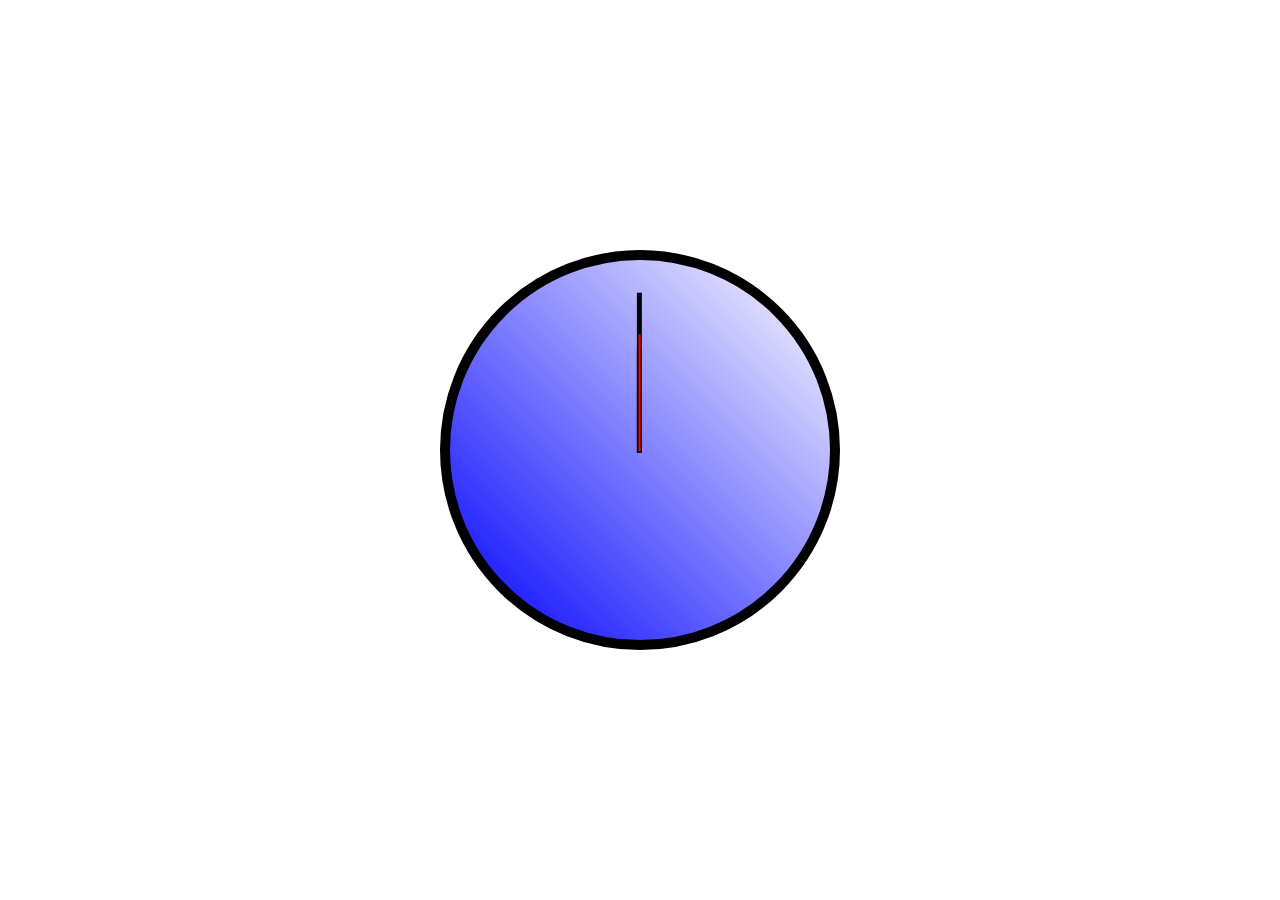
<file: clock/index.html>
<html lang="en">

<head>
    <meta charset="UTF-8">
    <meta http-equiv="X-UA-Compatible" content="IE=edge">
    <meta name="viewport" content="width=device-width, initial-scale=1.0">
    <link rel="stylesheet" href="style.css">
    <title>CLOCK</title>
</head>

<body>
    <div style="display: flex;justify-content: center;align-items: center;height: 100%;">
        <div class="clock">
            <div class="hand2 hourHand"></div>
            <div class="hand minuteHand"></div>
            <div class="hand1 secondsHand"></div>
        </div>
    </div>

    <script>
        function setDate() {
            const date = new Date();

            const hour_hand = document.querySelector('.hourHand');
            const second_hand = document.querySelector('.secondsHand');
            const minutes_hand = document.querySelector('.minuteHand');


            const hour = date.getHours();
            const hourDegree = ((hour / 12) * 360) + 90;
            hour_hand.style.transform = `rotate(${hourDegree}deg)`;

            const mins = date.getMinutes();
            const minutesDegree = ((mins / 60) * 360) + 90;
            minutes_hand.style.transform = `rotate(${minutesDegree}deg)`;

            const seconds = date.getSeconds();
            let secondsDegree = ((seconds / 60) * 360) + 90; // first dividing by 60 will convert it into 60 parts.(+90 because we have rotated it by 90 degrees initially).
            second_hand.style.transform = `rotate(${secondsDegree}deg)`;

        }
        setInterval(setDate, 1000);
    </script>
</body>

</html>
</file>
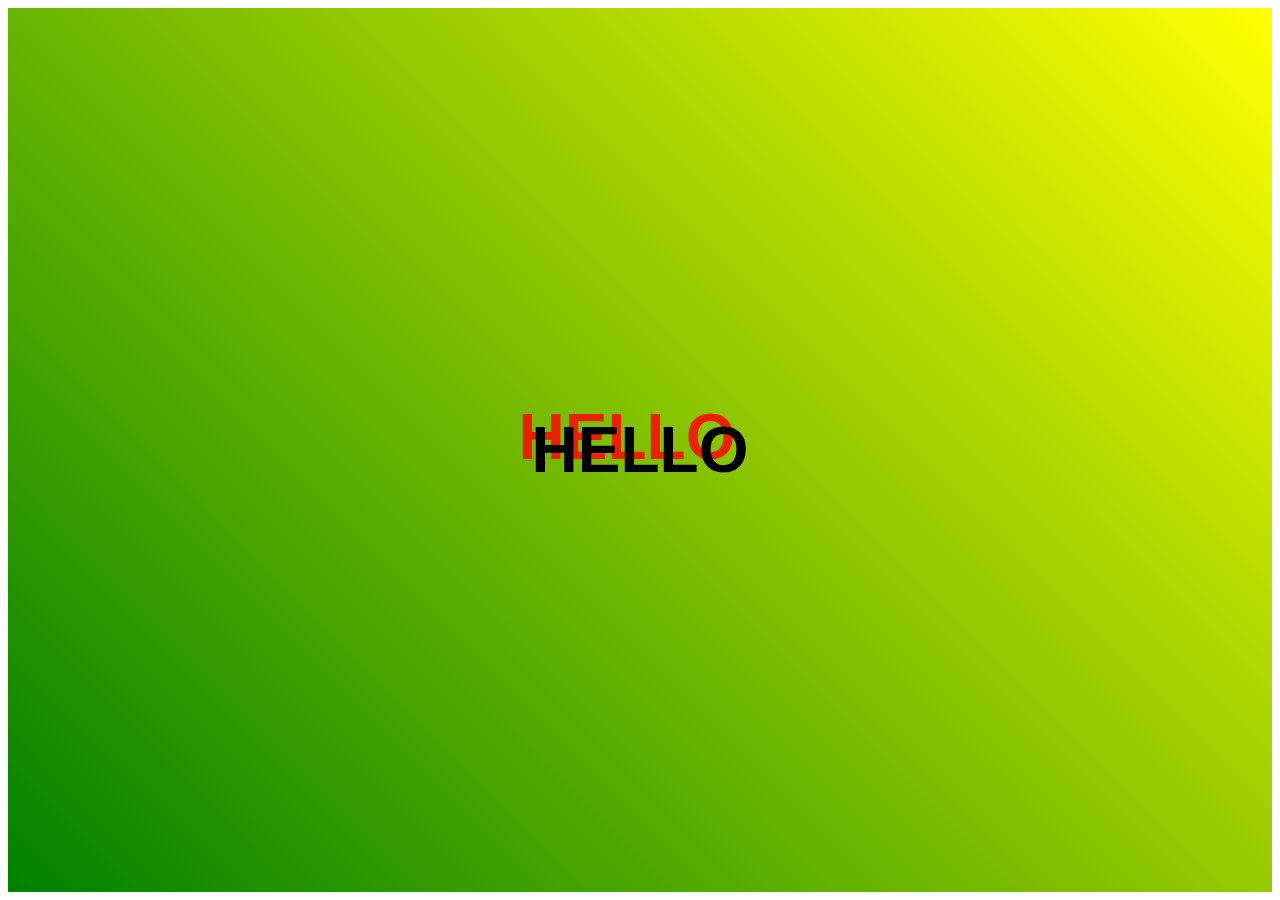
<file: css text shadow mouse move effect/index.html>
<html lang="en">

<head>
    <meta charset="UTF-8">
    <meta http-equiv="X-UA-Compatible" content="IE=edge">
    <meta name="viewport" content="width=device-width, initial-scale=1.0">
    <title>CSS Text Shadow Mouse Move Effect</title>
</head>

<body>
    <div class="hero" style="display: flex;justify-content: center;width: 100%;height: 100%;align-items: center;background-image: linear-gradient(45deg,green,yellow);">
        <p style="font-weight:bolder;font-size: 4em;font-family: Arial, Helvetica, sans-serif;text-shadow: -13px -13px 0 rgba(255, 0, 0, 0.829);">HELLO</p>
    </div>
    <script>
        const hell = document.querySelector('.hero');
        const ch = document.querySelector('.hero p');
        hell.addEventListener('mousemove', textShadowMove);
        const walk = 100;

        function textShadowMove(e) {

            const width = this.offsetWidth;
            const height = this.offsetHeight;
            let x = e.offsetX;
            let y = e.offsetY;
            if (this != e.target) {
                x = x + e.target.offsetLeft;
                y = y + e.target.offsetTop;
            }

            let walkX = Math.round((x / width * walk) - (walk / 2));
            let walkY = Math.round((y / width * walk) - (walk / 2));
            ch.style.textShadow = `${walkX}px ${walkY}px 0 brown, ${walkY}px ${walkX*-1}px 0 white`;

        }
    </script>
</body>

</html>
</file>
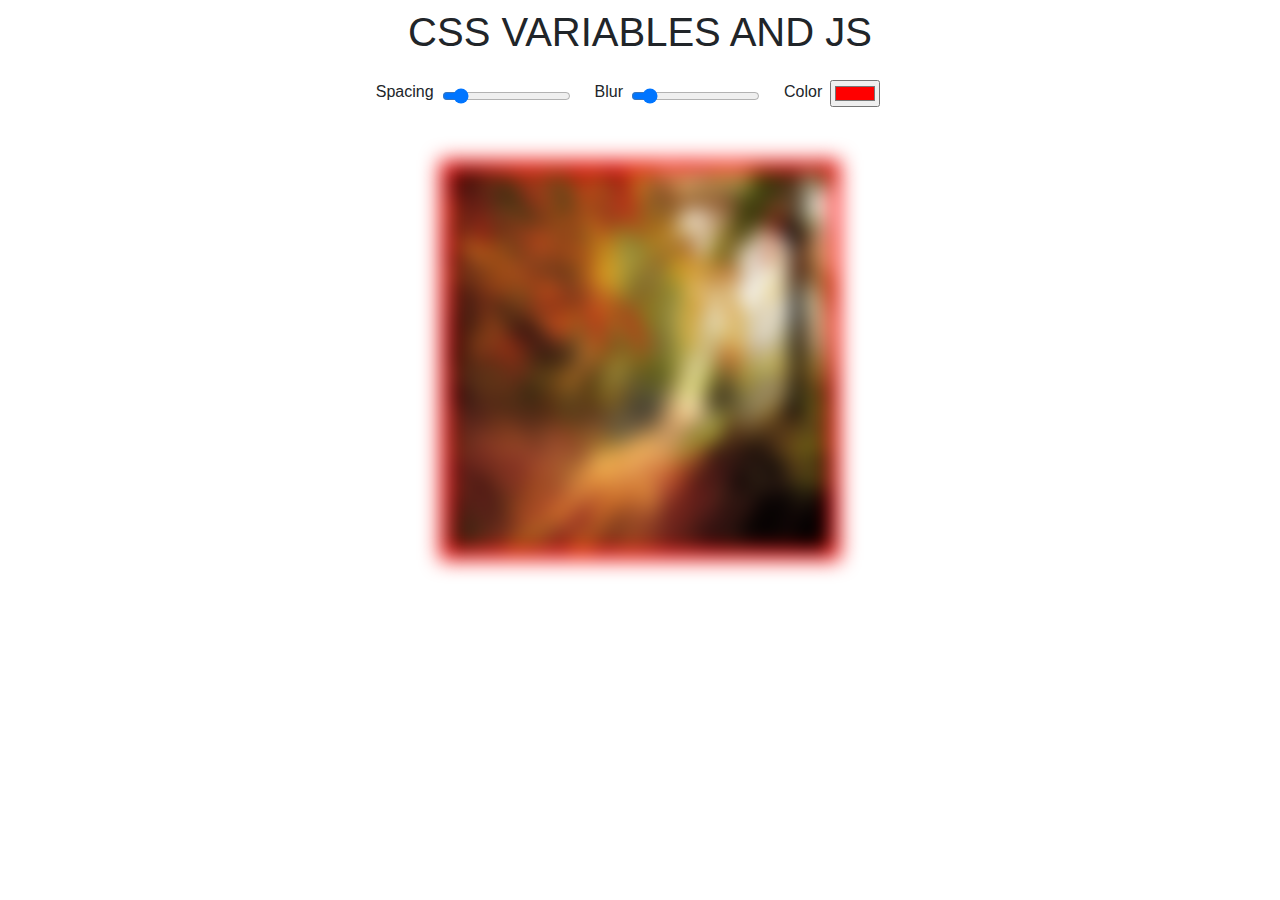
<file: css variables/index.html>
<html lang="en">

<head>
    <meta charset="UTF-8">
    <meta http-equiv="X-UA-Compatible" content="IE=edge">
    <meta name="viewport" content="width=device-width, initial-scale=1.0">
    <link rel="stylesheet" href="https://stackpath.bootstrapcdn.com/bootstrap/4.3.1/css/bootstrap.min.css" integrity="sha384-ggOyR0iXCbMQv3Xipma34MD+dH/1fQ784/j6cY/iJTQUOhcWr7x9JvoRxT2MZw1T" crossorigin="anonymous">
    <title>CSS VARIABLES AND JS</title>
    <style>
         :root {
            --blur: 10px;
            --spacing: 10px;
            --base: #ff0000;
        }
        
        img {
            padding: var(--spacing);
            background-color: var(--base);
            filter: blur(var(--blur));
        }
        
        .diff {
            color: var(--color);
        }
    </style>
</head>

<body>
    <h1 class="text-center mt-2 mb-4">CSS VARIABLES AND
        <!--here --color is given inline therefore it has higher priority than internal css.Therefore we can use css variables like this-->
        <span class="diff" style="--base:#ffff00"> JS </span>
    </h1>
    <div class="d-flex justify-content-center mb-5">
        <label for="spacing">Spacing</label>
        <input type="range" max="100" name="spacing" min="0" value="10" data-measure="px" class="mr-4 ml-2">
        <label for="blur">Blur</label>
        <input type="range" max="100" name="blur" min="0" value="10" data-measure="px" class="mr-4 ml-2">
        <label for="base">Color</label>
        <input type="color" name="base" value="#ff0000" class="mr-4 ml-2">
    </div>
    <div class=" d-flex justify-content-center mt-5">
        <img src="nature.jpg" height="400px" width="400px">
    </div>
    <script>
        var inputs = document.querySelectorAll('input');

        function changeImage() {
            const suffix = this.dataset.measure || ''; // given '' because color has no dataset so we don't want it to return none for that.
            document.documentElement.style.setProperty(`--${this.name}`, (this.value + suffix));
        }

        inputs.forEach(inp => inp.addEventListener('change', changeImage));
        inputs.forEach(inp => inp.addEventListener('mousemove', changeImage));
    </script>
</body>

</html>
</file>
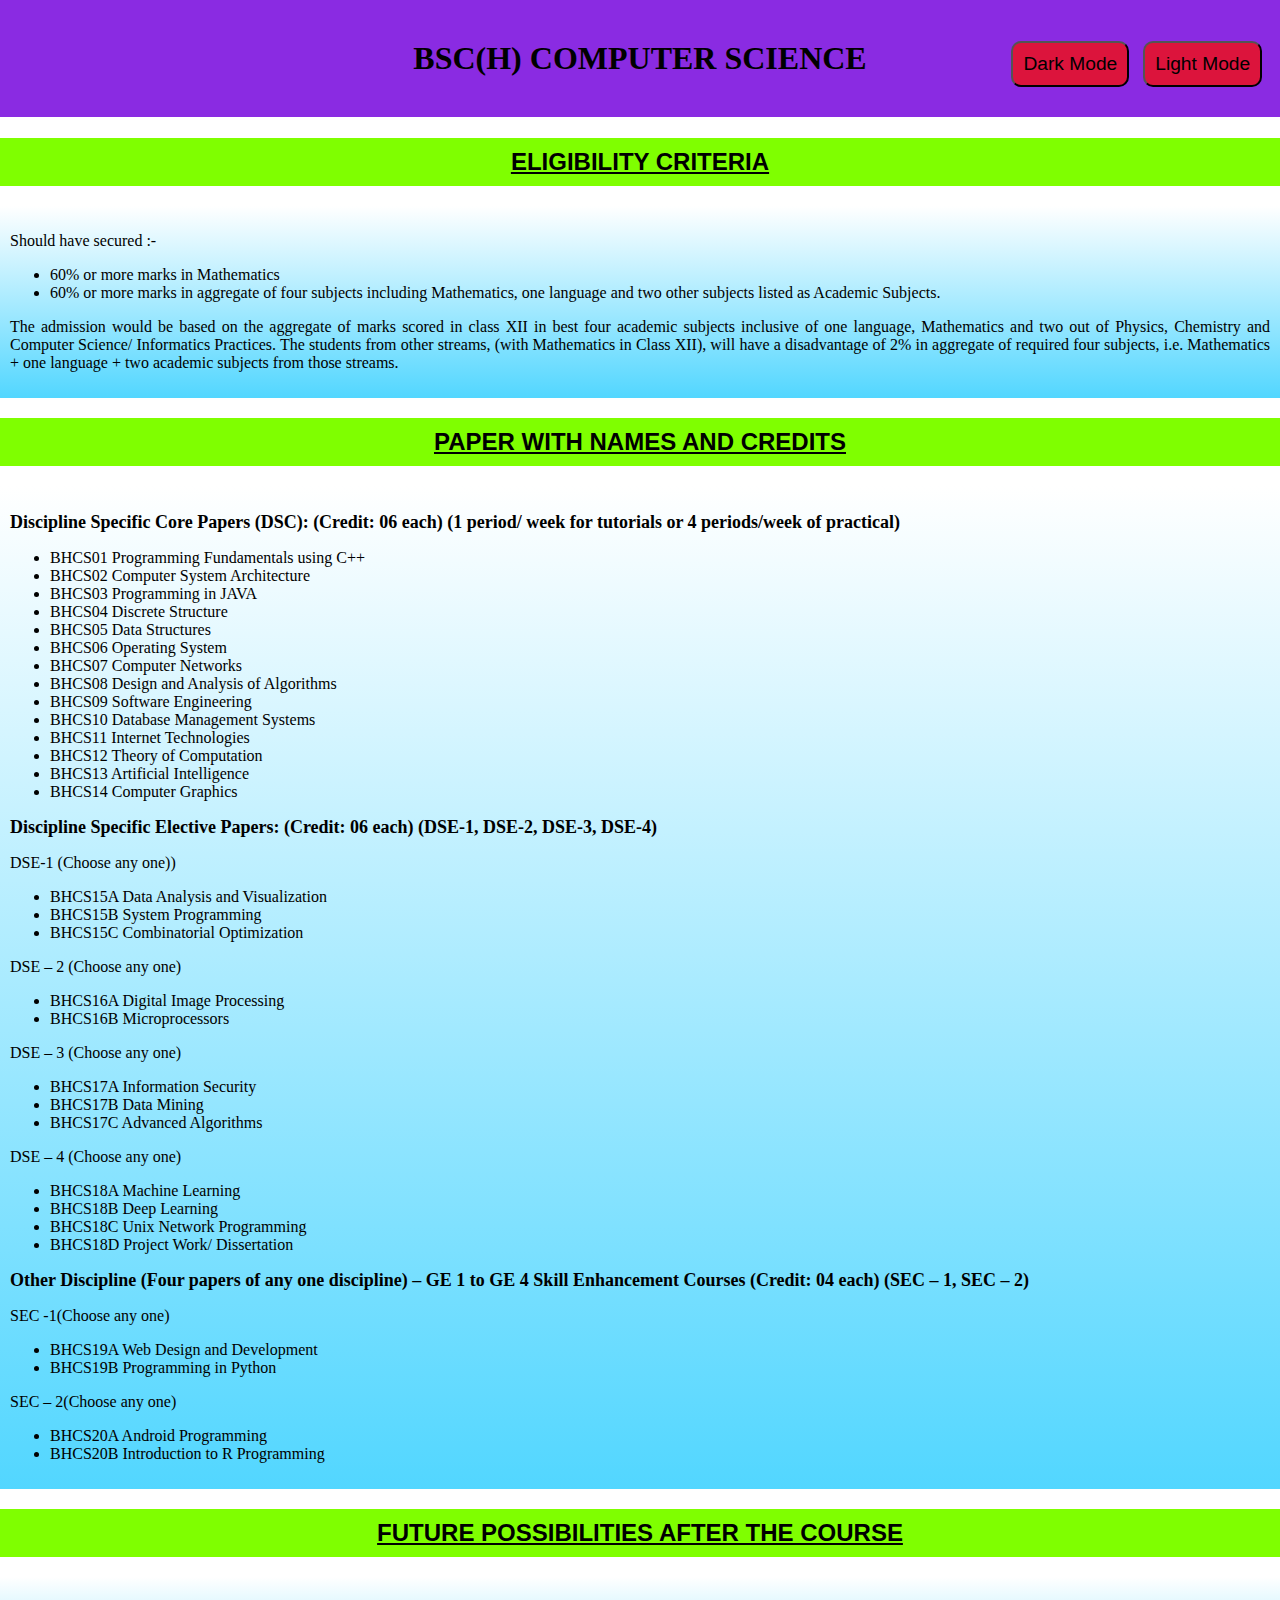
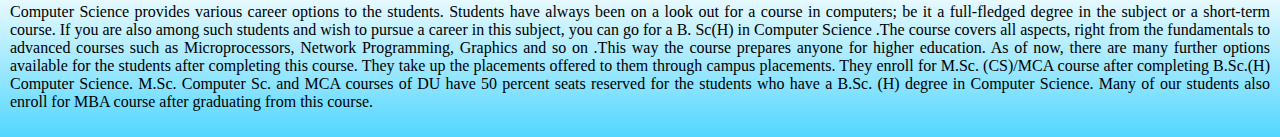
<file: dark and light mode/index.html>
<html lang="en">

<head>
    <meta charset="UTF-8">
    <meta http-equiv="X-UA-Compatible" content="IE=edge">
    <meta name="viewport" content="width=device-width, initial-scale=1.0">
    <link rel="stylesheet" href="style.css">
    <script src="https://ajax.googleapis.com/ajax/libs/jquery/3.5.1/jquery.min.js"></script>
    <title>Details</title>
</head>

<body class="light">
    <h1>BSC(H) COMPUTER SCIENCE</h1>
    <h2>ELIGIBILITY CRITERIA</h2>
    <div class="content">
        <p>Should have secured :-</p>
        <ul>
            <li>60% or more marks in Mathematics</li>
            <li>60% or more marks in aggregate of four subjects including Mathematics, one language and two other subjects listed as Academic Subjects.</li>
        </ul>
        <p>The admission would be based on the aggregate of marks scored in class XII in best four academic subjects inclusive of one language, Mathematics and two out of Physics, Chemistry and Computer Science/ Informatics Practices. The students from other
            streams, (with Mathematics in Class XII), will have a disadvantage of 2% in aggregate of required four subjects, i.e. Mathematics + one language + two academic subjects from those streams.</p>
    </div>
    <h2>PAPER WITH NAMES AND CREDITS</h2>
    <div class="content">
        <p><b>Discipline Specific Core Papers (DSC): (Credit: 06 each)
        (1 period/ week for tutorials or 4 periods/week of practical)</b></p>
        <ul>
            <li>BHCS01 Programming Fundamentals using C++ </li>
            <li>BHCS02 Computer System Architecture</li>
            <li>BHCS03 Programming in JAVA</li>
            <li>BHCS04 Discrete Structure</li>
            <li>BHCS05 Data Structures</li>
            <li>BHCS06 Operating System</li>
            <li>BHCS07 Computer Networks</li>
            <li>BHCS08 Design and Analysis of Algorithms</li>
            <li>BHCS09 Software Engineering</li>
            <li>BHCS10 Database Management Systems</li>
            <li>BHCS11 Internet Technologies</li>
            <li>BHCS12 Theory of Computation</li>
            <li>BHCS13 Artificial Intelligence</li>
            <li>BHCS14 Computer Graphics</li>
        </ul>

        <p><b>Discipline Specific Elective Papers: (Credit: 06 each) (DSE-1, DSE-2, DSE-3, DSE-4)</b></p>
        <p> DSE-1 (Choose any one))</p>
        <ul>
            <li>BHCS15A Data Analysis and Visualization </li>
            <li>BHCS15B System Programming </li>
            <li>BHCS15C Combinatorial Optimization </li>
        </ul>
        <p>DSE – 2 (Choose any one)</p>
        <ul>
            <li>BHCS16A Digital Image Processing </li>
            <li>BHCS16B Microprocessors </li>

        </ul>
        <p>DSE – 3 (Choose any one)</p>
        <ul>
            <li>BHCS17A Information Security </li>
            <li>BHCS17B Data Mining </li>
            <li>BHCS17C Advanced Algorithms</li>
        </ul>
        <p>DSE – 4 (Choose any one)</p>
        <ul>
            <li>BHCS18A Machine Learning </li>
            <li>BHCS18B Deep Learning </li>
            <li>BHCS18C Unix Network Programming </li>
            <li>BHCS18D Project Work/ Dissertation</li>
        </ul>
        <p><b>Other Discipline (Four papers of any one discipline) – GE 1 to GE 4 Skill Enhancement Courses (Credit: 04 each) (SEC – 1, SEC – 2) </b></p>
        <p>SEC -1(Choose any one)</p>
        <ul>
            <li>BHCS19A Web Design and Development </li>
            <li>BHCS19B Programming in Python </li>
        </ul>
        <p>SEC – 2(Choose any one)</p>
        <ul>
            <li> BHCS20A Android Programming </li>
            <li> BHCS20B Introduction to R Programming </li>
        </ul>
    </div>
    <h2>FUTURE POSSIBILITIES AFTER THE COURSE</h2>
    <div class="content">
        <p>Computer Science provides various career options to the students. Students have always been on a look out for a course in computers; be it a full-fledged degree in the subject or a short-term course. If you are also among such students and wish
            to pursue a career in this subject, you can go for a B. Sc(H) in Computer Science .The course covers all aspects, right from the fundamentals to advanced courses such as Microprocessors, Network Programming, Graphics and so on .This way the
            course prepares anyone for higher education. As of now, there are many further options available for the students after completing this course. They take up the placements offered to them through campus placements. They enroll for M.Sc. (CS)/MCA
            course after completing B.Sc.(H) Computer Science. M.Sc. Computer Sc. and MCA courses of DU have 50 percent seats reserved for the students who have a B.Sc. (H) degree in Computer Science. Many of our students also enroll for MBA course after
            graduating from this course.
        </p>
    </div>
    <div style="position: absolute;top: 4%;right: 1%;">
        <button id="button1">Dark Mode</button>
        <button id="button2">Light Mode</button>
    </div>

    <script>
        $(document).ready(function() {
            $("#button1").click(function() {
                $("body").removeClass("light");
                $("body").addClass("dark");
                $("body[class='dark']").css({
                    color: 'white',
                    backgroundColor: 'grey'
                });
                $(".dark h2").css({
                    backgroundColor: 'grey'
                });
                $(".dark div[class='content']").css({
                    backgroundColor: 'black'
                });
                $(".dark h1").css({
                    backgroundColor: 'lightgray'
                });

                function loop() {
                    $(".dark h2").css({
                        position: 'relative',
                        left: '0'
                    });
                    $('.dark h2').animate({
                        left: '100%',
                    }, 4000, 'linear', function() {
                        loop();
                    });
                }
                loop();
            });

            $("#button2").click(function() {
                $("body").removeClass("dark");
                $("body").addClass("light");
                $('body[class="light"]').css({
                    color: 'black',
                    backgroundColor: 'white'
                });
                $(".light h2").css({
                    position: 'static',
                    backgroundColor: 'chartreuse'
                });
            });

        });
    </script>

</body>

</html>
</file>
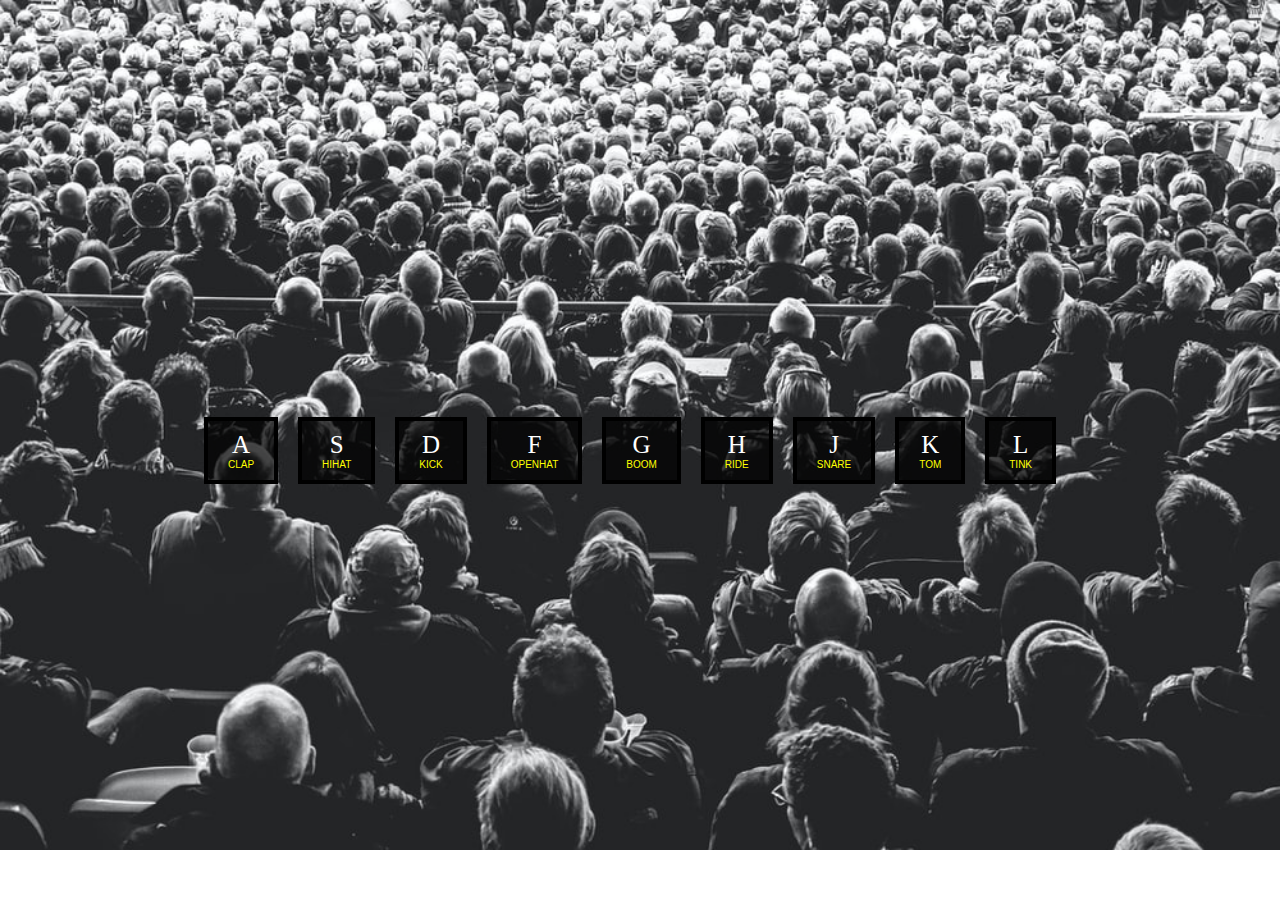
<file: drum/index.html>
<html lang="en">

<head>
    <meta charset="UTF-8">
    <meta http-equiv="X-UA-Compatible" content="IE=edge">
    <meta name="viewport" content="width=device-width, initial-scale=1.0">
    <title>Drum Kit</title>
    <style>
        * {
            box-sizing: border-box;
        }
        
        .outer div {
            border: 4px solid black;
            background-color: rgba(0, 0, 0, 0.712);
            text-align: center;
            padding: 10px 20px;
            margin-right: 20px;
            transition: all .07s;
        }
        
        .playing {
            box-shadow: 0 0 10px #ffc600;
            transform: scale(1.2);
        }
    </style>
</head>

<body style="background-image: url('group.jpg');background-repeat: no-repeat;background-size: 100%;">
    <div style="display:flex; justify-content: center;align-items: center;height: 100%;" class="outer">
        <div data-key="a"><span style="color:white;font-size: 25px;">A</span><br><span style="color:yellow;font-family: Arial, Helvetica, sans-serif;font-size: 10px;">CLAP</span></div>
        <div data-key="s"><span style="color:white;font-size: 25px;">S</span><br><span style="color:yellow;font-family: Arial, Helvetica, sans-serif;font-size: 10px;">HIHAT</span></div>
        <div data-key="d"><span style="color:white;font-size: 25px;">D</span><br><span style="color:yellow;font-family: Arial, Helvetica, sans-serif;font-size: 10px;">KICK</span></div>
        <div data-key="f"><span style="color:white;font-size: 25px;">F</span><br><span style="color:yellow;font-family: Arial, Helvetica, sans-serif;font-size: 10px;">OPENHAT</span></div>
        <div data-key="g"><span style="color:white;font-size: 25px;">G</span><br><span style="color:yellow;font-family: Arial, Helvetica, sans-serif;font-size: 10px;">BOOM</span></div>
        <div data-key="h"><span style="color:white;font-size: 25px;">H</span><br><span style="color:yellow;font-family: Arial, Helvetica, sans-serif;font-size: 10px;">RIDE</span></div>
        <div data-key="j"><span style="color:white;font-size: 25px;">J</span><br><span style="color:yellow;font-family: Arial, Helvetica, sans-serif;font-size: 10px;">SNARE</span></div>
        <div data-key="k"><span style="color:white;font-size: 25px;">K</span><br><span style="color:yellow;font-family: Arial, Helvetica, sans-serif;font-size: 10px;">TOM</span></div>
        <div data-key="l"><span style="color:white;font-size: 25px;">L</span><br><span style="color:yellow;font-family: Arial, Helvetica, sans-serif;font-size: 10px;">TINK</span></div>
    </div>
    <div>
        <audio data-key="a" src="mixkit-one-clap-481.wav"></audio>
        <audio data-key="s" src="Hi-Hat-Closed-Hit-A1-www.fesliyanstudios.com.mp3"></audio>
        <audio data-key="d" src="KickWhoosh FS041103.mp3"></audio>
        <audio data-key="f" src="Ensoniq-SQ-1-Open-Hi-Hat.wav"></audio>
        <audio data-key="g" src="Floor-Tom-Drum-Hit-Level-3A-www.fesliyanstudios.com.mp3"></audio>
        <audio data-key="h" src="long-room-reverb-ride-cymbal-sound-sample-f-sharp-key-01-DG3.wav"></audio>
        <audio data-key="j" src="Snare-Drum-Hit-Level-2a-www.fesliyanstudios.com.mp3"></audio>
        <audio data-key="k" src="Floor-Tom-Drum-Hit-Level-3A-www.fesliyanstudios.com.mp3"></audio>
        <audio data-key="l" src="KickWhoosh FS041103.mp3"></audio>
    </div>
    <script src="initial.js"></script>
</body>

</html>
</file>
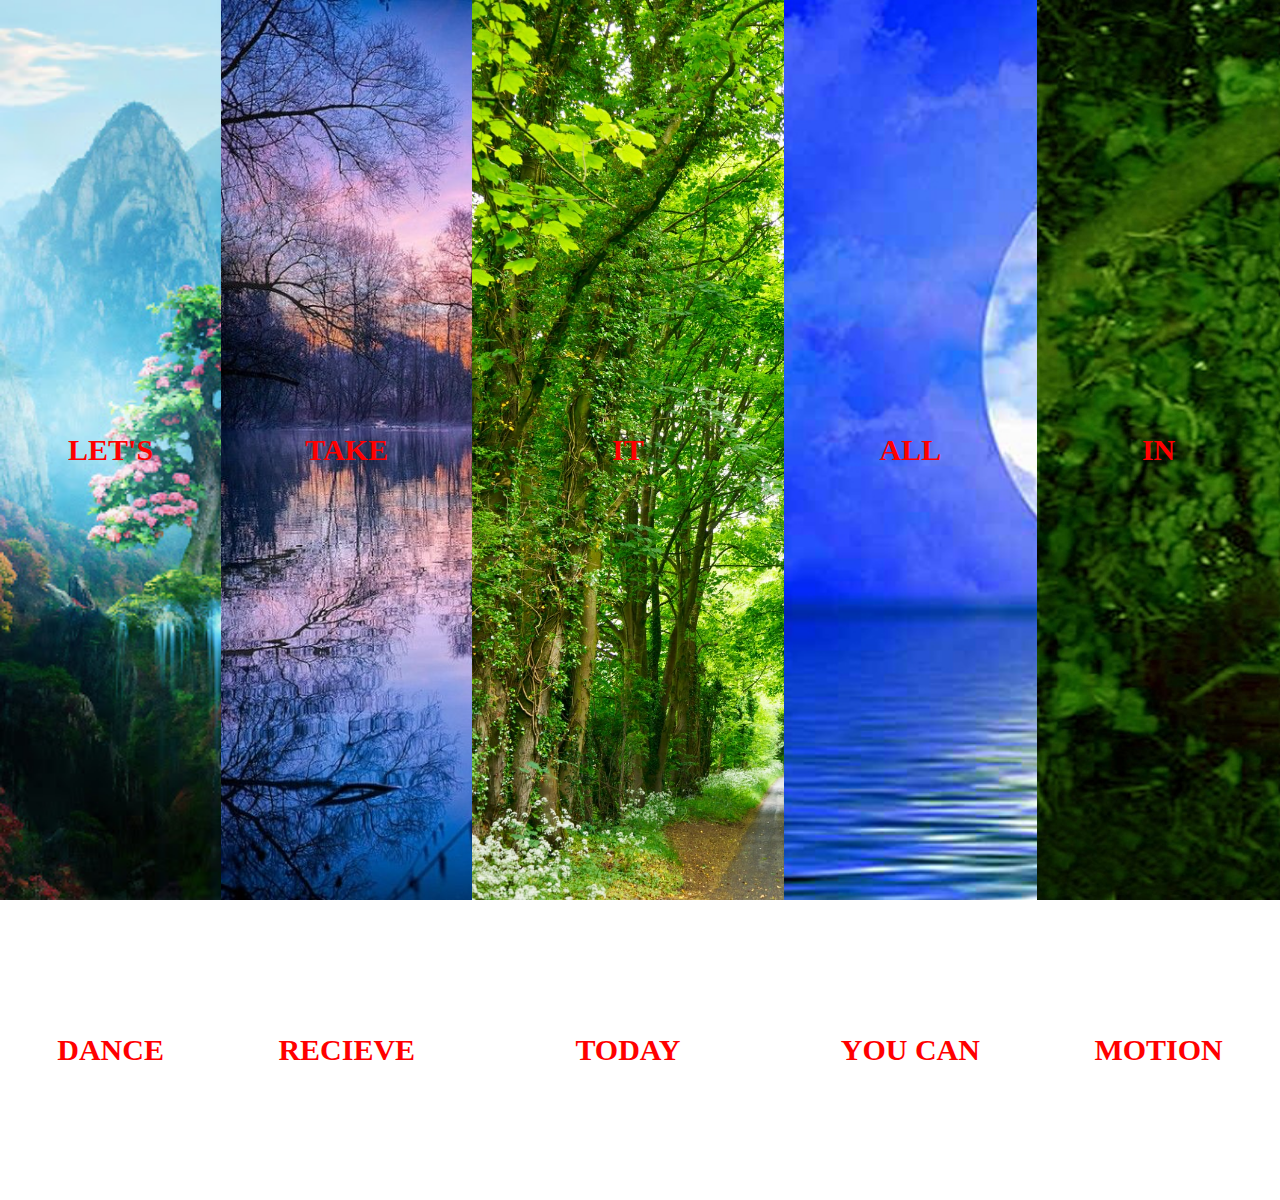
<file: flex gallery/index.html>
<html lang="en">

<head>
    <meta charset="UTF-8">
    <meta http-equiv="X-UA-Compatible" content="IE=edge">
    <meta name="viewport" content="width=device-width, initial-scale=1.0">
    <link rel="stylesheet" href="initial.css">
    <title>Flex Gallery</title>
</head>

<body>
    <div class="panels">
        <div class="panel" style="background-image: url('pic6.jpg');background-size: cover;">
            <p>HEY</p>
            <p>LET'S</p>
            <p>DANCE</p>
        </div>
        <div class="panel" style="background-image: url('pic2.jpg');background-size: cover;">
            <p>GIVE</p>
            <p>TAKE</p>
            <p>RECIEVE</p>
        </div>
        <div class="panel" style="background-image: url('pic3.jpg');background-size: cover;">
            <p>EXPERIENCE</p>
            <p>IT</p>
            <p>TODAY</p>
        </div>
        <div class="panel" style="background-image: url('pic4.jpg');background-size: cover;">
            <p>GIVE</p>
            <p>ALL</p>
            <p>YOU CAN</p>
        </div>
        <div class="panel" style="background-image: url('pic5.jpg');background-size: cover;">
            <p>LIFE</p>
            <p>IN </p>
            <p>MOTION</p>
        </div>
    </div>
    <script>
        const card = document.querySelectorAll('.panel');
        card.forEach(panel1 => {
            const first = panel1.firstElementChild;
            first.classList.add("open_active");
            const last = panel1.lastElementChild;
            last.classList.add("open_active_last");
            panel1.addEventListener('click', () => {
                panel1.classList.toggle('display_end');
                first.classList.toggle('open_active');
                last.classList.toggle("open_active_last");
            });
        });
    </script>
</body>

</html>
</file>
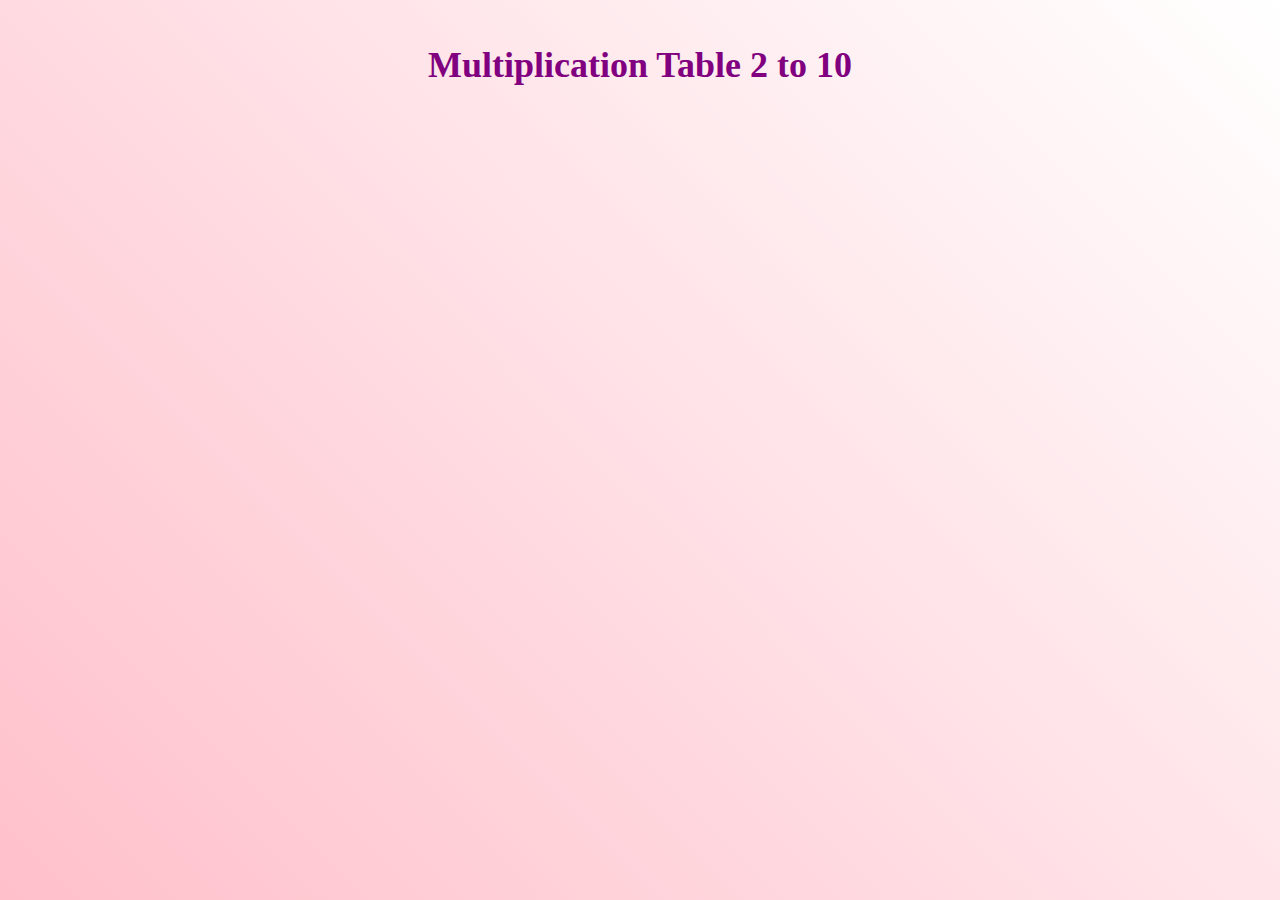
<file: Multiplication table/index.html>
<html lang="en">
<head>
    <meta charset="UTF-8">
    <meta http-equiv="X-UA-Compatible" content="IE=edge">
    <meta name="viewport" content="width=device-width, initial-scale=1.0">
    <title>Multiplication Table</title>
    <style>
        body{
            background-image:linear-gradient(45deg,pink,white);
        }
        table,td{
            border:2px solid red;
            padding: 10px;
            font-size: 20px;
        }
        table{
            border-collapse: collapse;
        }
        #ta p{
            color:purple;
            font-size: 36px;
            font-weight: bolder;
        }
        #ta{
            display:flex;
            flex-direction: column;
            align-items: center;
        }
    </style>
</head>
<body>
    <div id="ta">
        <p>Multiplication Table 2 to 10</p>
    </div>
    <script>
        var col=new Array('orange','yellow','blue','cyan','purple','brown','olive','navy','teal','gray');
        var tab=document.createElement('table');
        document.getElementById('ta').append(tab);
        var j=1;
        var s=setInterval(()=>{
            var row=document.createElement('tr');
            for(let i=2;i<11;i++){
                row.innerHTML+=`<td>${i*j}</td>`;
                let c=Array.from(row.children);
                c.forEach(element=>{
                    element.style.fontSize=`${8*j}px`;
                });
            }
            //let co=(j*2).toString(16);
            row.style.backgroundColor=col[j-1];
            tab.append(row);
            j++;
            if(j==11) clearInterval(s);
        },5000);
    </script>
</body>
</html>
</file>
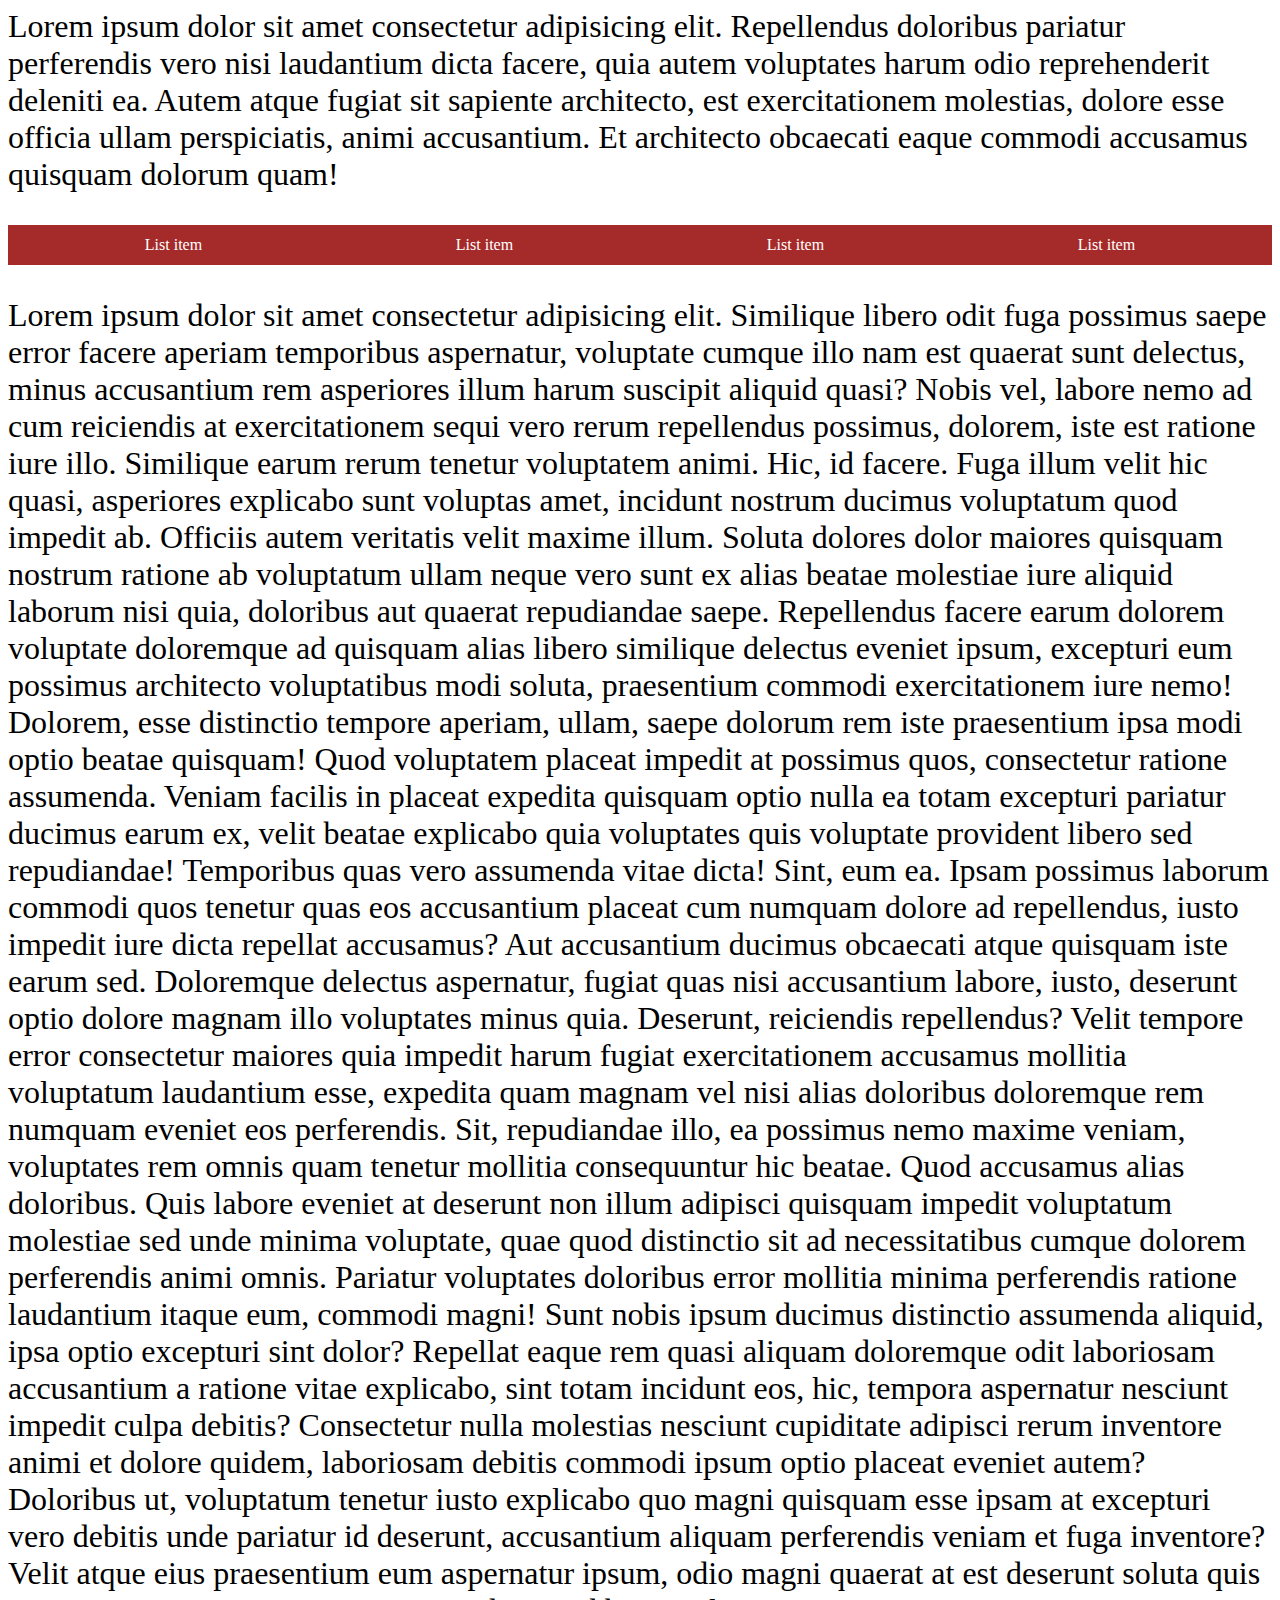
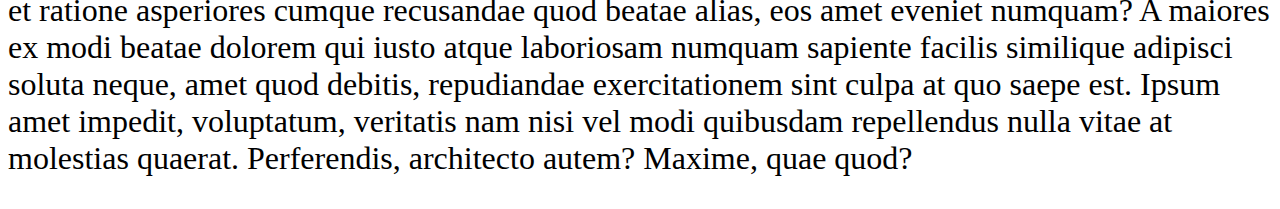
<file: Sticky nav/index.html>
<html lang="en">

<head>
    <meta charset="UTF-8">
    <meta http-equiv="X-UA-Compatible" content="IE=edge">
    <meta name="viewport" content="width=device-width, initial-scale=1.0">
    <title>Sticky Nav</title>
    <style>
        ul {
            list-style-type: none;
            display: flex;
            justify-content: space-around;
            background-color: brown;
            padding: 10px;
            color: white;
            z-index: 1;
            transition: all 0.5s;
        }
        
        ul li {
            flex-grow: 1;
            display: flex;
            justify-content: center;
            align-items: center;
            text-align: center;
        }
        
        p {
            font-size: 2em;
        }
        
        li:first-child {
            max-width: 0;
            max-height: 0;
            overflow: hidden;
        }
        
        .stickysome li:first-child {
            max-width: 500px;
            max-height: 100%;
            transition: all 0.5s;
        }
        
        .stickysome ul {
            position: sticky;
            top: 0px;
            left: 0px;
        }
        /* ul li img {
            max-width: 0;
            max-height: 0;
            overflow: hidden;
            display: none;
        } */
    </style>
</head>

<body>
    <p>Lorem ipsum dolor sit amet consectetur adipisicing elit. Repellendus doloribus pariatur perferendis vero nisi laudantium dicta facere, quia autem voluptates harum odio reprehenderit deleniti ea. Autem atque fugiat sit sapiente architecto, est exercitationem
        molestias, dolore esse officia ullam perspiciatis, animi accusantium. Et architecto obcaecati eaque commodi accusamus quisquam dolorum quam!</p>
    <ul style="height:20px">
        <li><img src="logo.png" height="100%"></li>
        <li>List item</li>
        <li>List item</li>
        <li>List item</li>
        <li>List item</li>
    </ul>
    <p>Lorem ipsum dolor sit amet consectetur adipisicing elit. Similique libero odit fuga possimus saepe error facere aperiam temporibus aspernatur, voluptate cumque illo nam est quaerat sunt delectus, minus accusantium rem asperiores illum harum suscipit
        aliquid quasi? Nobis vel, labore nemo ad cum reiciendis at exercitationem sequi vero rerum repellendus possimus, dolorem, iste est ratione iure illo. Similique earum rerum tenetur voluptatem animi. Hic, id facere. Fuga illum velit hic quasi, asperiores
        explicabo sunt voluptas amet, incidunt nostrum ducimus voluptatum quod impedit ab. Officiis autem veritatis velit maxime illum. Soluta dolores dolor maiores quisquam nostrum ratione ab voluptatum ullam neque vero sunt ex alias beatae molestiae
        iure aliquid laborum nisi quia, doloribus aut quaerat repudiandae saepe. Repellendus facere earum dolorem voluptate doloremque ad quisquam alias libero similique delectus eveniet ipsum, excepturi eum possimus architecto voluptatibus modi soluta,
        praesentium commodi exercitationem iure nemo! Dolorem, esse distinctio tempore aperiam, ullam, saepe dolorum rem iste praesentium ipsa modi optio beatae quisquam! Quod voluptatem placeat impedit at possimus quos, consectetur ratione assumenda.
        Veniam facilis in placeat expedita quisquam optio nulla ea totam excepturi pariatur ducimus earum ex, velit beatae explicabo quia voluptates quis voluptate provident libero sed repudiandae! Temporibus quas vero assumenda vitae dicta! Sint, eum
        ea. Ipsam possimus laborum commodi quos tenetur quas eos accusantium placeat cum numquam dolore ad repellendus, iusto impedit iure dicta repellat accusamus? Aut accusantium ducimus obcaecati atque quisquam iste earum sed. Doloremque delectus aspernatur,
        fugiat quas nisi accusantium labore, iusto, deserunt optio dolore magnam illo voluptates minus quia. Deserunt, reiciendis repellendus? Velit tempore error consectetur maiores quia impedit harum fugiat exercitationem accusamus mollitia voluptatum
        laudantium esse, expedita quam magnam vel nisi alias doloribus doloremque rem numquam eveniet eos perferendis. Sit, repudiandae illo, ea possimus nemo maxime veniam, voluptates rem omnis quam tenetur mollitia consequuntur hic beatae. Quod accusamus
        alias doloribus. Quis labore eveniet at deserunt non illum adipisci quisquam impedit voluptatum molestiae sed unde minima voluptate, quae quod distinctio sit ad necessitatibus cumque dolorem perferendis animi omnis. Pariatur voluptates doloribus
        error mollitia minima perferendis ratione laudantium itaque eum, commodi magni! Sunt nobis ipsum ducimus distinctio assumenda aliquid, ipsa optio excepturi sint dolor? Repellat eaque rem quasi aliquam doloremque odit laboriosam accusantium a ratione
        vitae explicabo, sint totam incidunt eos, hic, tempora aspernatur nesciunt impedit culpa debitis? Consectetur nulla molestias nesciunt cupiditate adipisci rerum inventore animi et dolore quidem, laboriosam debitis commodi ipsum optio placeat eveniet
        autem? Doloribus ut, voluptatum tenetur iusto explicabo quo magni quisquam esse ipsam at excepturi vero debitis unde pariatur id deserunt, accusantium aliquam perferendis veniam et fuga inventore? Velit atque eius praesentium eum aspernatur ipsum,
        odio magni quaerat at est deserunt soluta quis et ratione asperiores cumque recusandae quod beatae alias, eos amet eveniet numquam? A maiores ex modi beatae dolorem qui iusto atque laboriosam numquam sapiente facilis similique adipisci soluta
        neque, amet quod debitis, repudiandae exercitationem sint culpa at quo saepe est. Ipsum amet impedit, voluptatum, veritatis nam nisi vel modi quibusdam repellendus nulla vitae at molestias quaerat. Perferendis, architecto autem? Maxime, quae quod?</p>

    <script>
        const nav = document.querySelector('ul');
        const topOfNav = nav.offsetTop;


        function navSticky() {
            if (window.scrollY >= topOfNav) {
                document.body.style.paddingTop = nav.offsetHeight + 'px';
                document.body.classList.add('stickysome');
            } else {
                document.body.style.paddingTop = 0;
                document.body.classList.remove('stickysome');
            }
        }

        window.addEventListener('scroll', navSticky);
    </script>

</body>

</html>
</file>
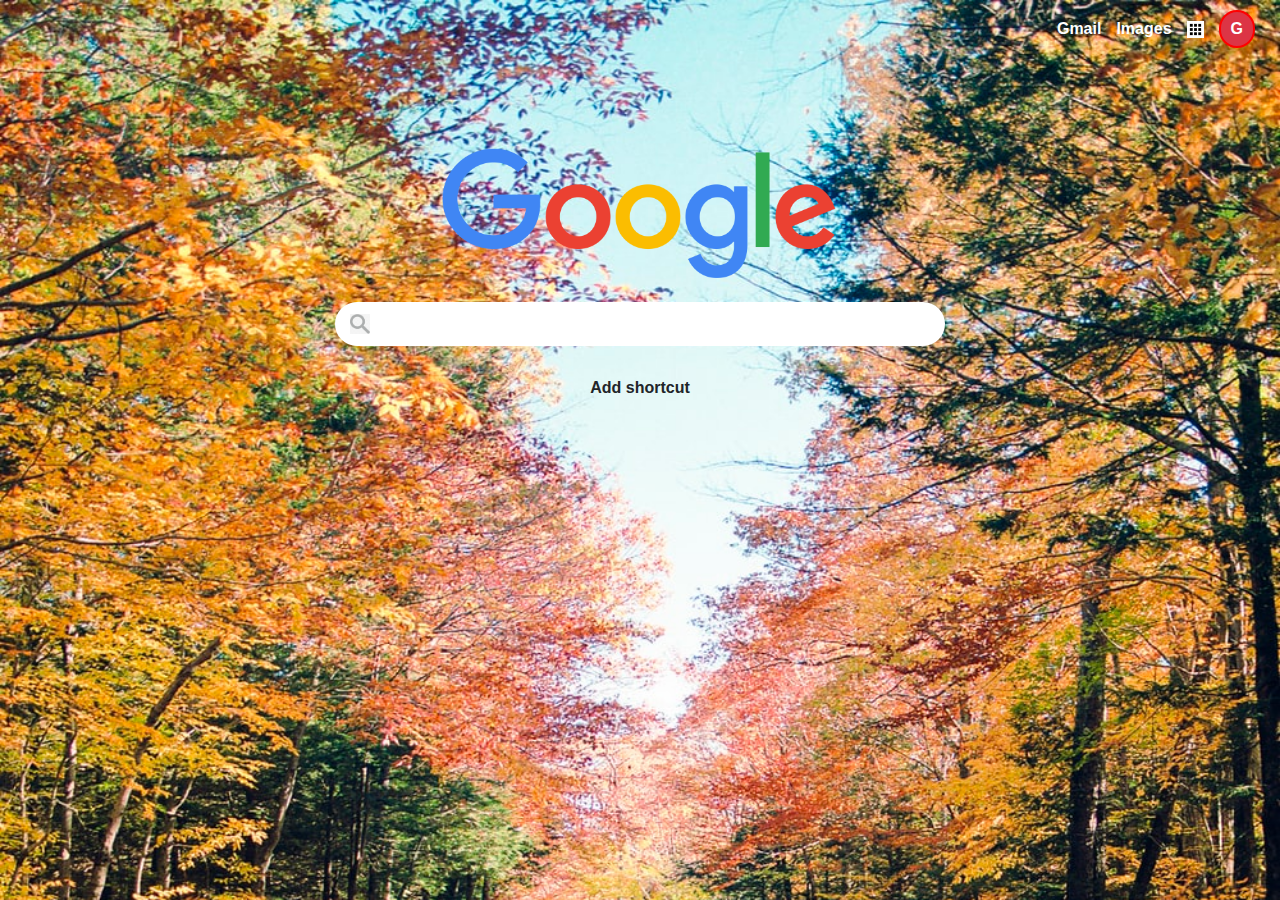
<file: google clone/homepage.html>
<!DOCTYPE html>
<html lang="en">

<head>
    <meta charset="UTF-8">
    <meta http-equiv="X-UA-Compatible" content="IE=edge">
    <meta name="viewport" content="width=device-width, initial-scale=1.0">
    <link rel="stylesheet" href="https://maxcdn.bootstrapcdn.com/bootstrap/4.0.0/css/bootstrap.min.css">
    <title>New Tab</title>
</head>
<style>
    input[type=text] {
        border-radius: 80px;
    }
    
    input:focus {
        outline: none;
    }
    
    .shortcut:hover {
        background-color: rgb(190, 209, 184, 0.3);
        cursor: pointer;
    }
    
    .num:hover {
        cursor: pointer;
        text-decoration: none;
    }
</style>

<body style="background-image: url('nature.jpg');background-repeat: no-repeat;background-size: 100%;">
    <div class="container-fluid ">
        <div class="row " style="display: flex;justify-content: flex-end;align-items: center;font-weight: bolder;margin-top: 10px;margin-right: 10px;">
            <div><a class="text-white" href="#">Gmail</a></div>
            <div><a class="text-white" href="#" style="padding-left: 15px;">Images</a></div>
            <div class="num"><img src="google icon.png" style="width:2rem;padding-left: 15px;"></div>
            <div class="bg-danger text-white num" style="margin-left: 15px;border: 2px solid red;padding:5px 10px;border-radius:100px;text-align: center;">
                <a class="text-white num" href="#">G</a>
            </div>
        </div>
        <div class="row" style="display: flex;justify-content: center;margin-top: 100px;">
            <div class="col-sm-4"><img src="Google_2015_logo.png" width=100%></div>
        </div>
        <div class="row" style="display: flex;justify-content: center;">
            <div class="col-sm-6" style="margin-top:20px;">
                <form>
                    <input type="text" style="
                    width:100%; padding: 10px 60px 10px 60px; 
                    background-image: url('search.png');background-repeat:no-repeat; 
                    background-size: 20px;background-position-x: 15px; background-position-y: center;border: white;">
                </form>
            </div>
        </div>
        <div class="row" style="margin-top: 20px;display: flex;justify-content: center;font-weight: bolder;">
            <a class="shortcut" style="padding: 10px;">Add shortcut</a>
            <p id="apple"></p>
        </div>

    </div>
</body>

</html>
</file>
<file: clock/style.css>
* {
    box-sizing: border-box;
}

.clock {
    position: relative;
    width: 400px;
    height: 400px;
    background-image: linear-gradient(45deg, blue, white);
    border-radius: 50%;
    border: 10px solid black;
}

.hand {
    width: 42%;
    height: 1.2%;
    background: black;
    position: absolute;
    top: 50%;
    right: 50%;
    transition: all 0.05s;
    transform: rotate(90deg);
    transform-origin: 100%;
}

.hand1 {
    width: 30.7%;
    height: 0.5%;
    background: red;
    position: absolute;
    top: 50%;
    right: 50%;
    transition: all 0.05s;
    transform: rotate( 90deg);
    transform-origin: 100%;
}

.hand2 {
    width: 27%;
    height: 1.2%;
    background: black;
    position: absolute;
    top: 50%;
    right: 50%;
    transition: all 0.05s;
    transform: rotate( 90deg);
    transform-origin: 100%;
}
</file>
<file: dark and light mode/style.css>
h1 {
    text-align: center;
    padding: 40px;
}

h2 {
    font-family: Arial, Helvetica, sans-serif;
    padding: 10px;
    text-decoration: underline;
}

p {
    text-align: justify;
}

.light div[class="content"] {
    background-image: linear-gradient(360deg, rgba(0, 195, 255, 0.678), white);
}

div[class="content"] {
    padding: 10px;
}

p b {
    font-size: large;
}

.light button {
    background-color: crimson;
    color: black;
}

button {
    padding: 10px;
    border-radius: 10px;
    margin: 5px;
    font-size: larger;
    cursor: pointer
}

body {
    padding: 0;
    margin: 0;
}

.light h1 {
    background-color: blueviolet;
}

.light h2 {
    background-color: chartreuse;
    text-align: center;
}
</file>
<file: flex gallery/initial.css>
.panel {
    font-weight: bolder;
    font-size: 30px;
    color: red;
    display: flex;
    flex-direction: column;
    flex-grow: 1;
}

.panel p {
    margin: 0;
    display: flex;
    justify-content: center;
    align-items: center;
    flex-grow: 1;
    transition: all 0.5s;
}

.panels {
    display: flex;
    height: 100%;
}

.open_active {
    transform: translateY(-100%);
}

.open_active_last {
    transform: translateY(100%);
}

body {
    margin: 0;
}

.display_end {
    flex-grow: 5;
    font-size: 40px;
    transition: flex-grow 0.5s;
}
</file>
